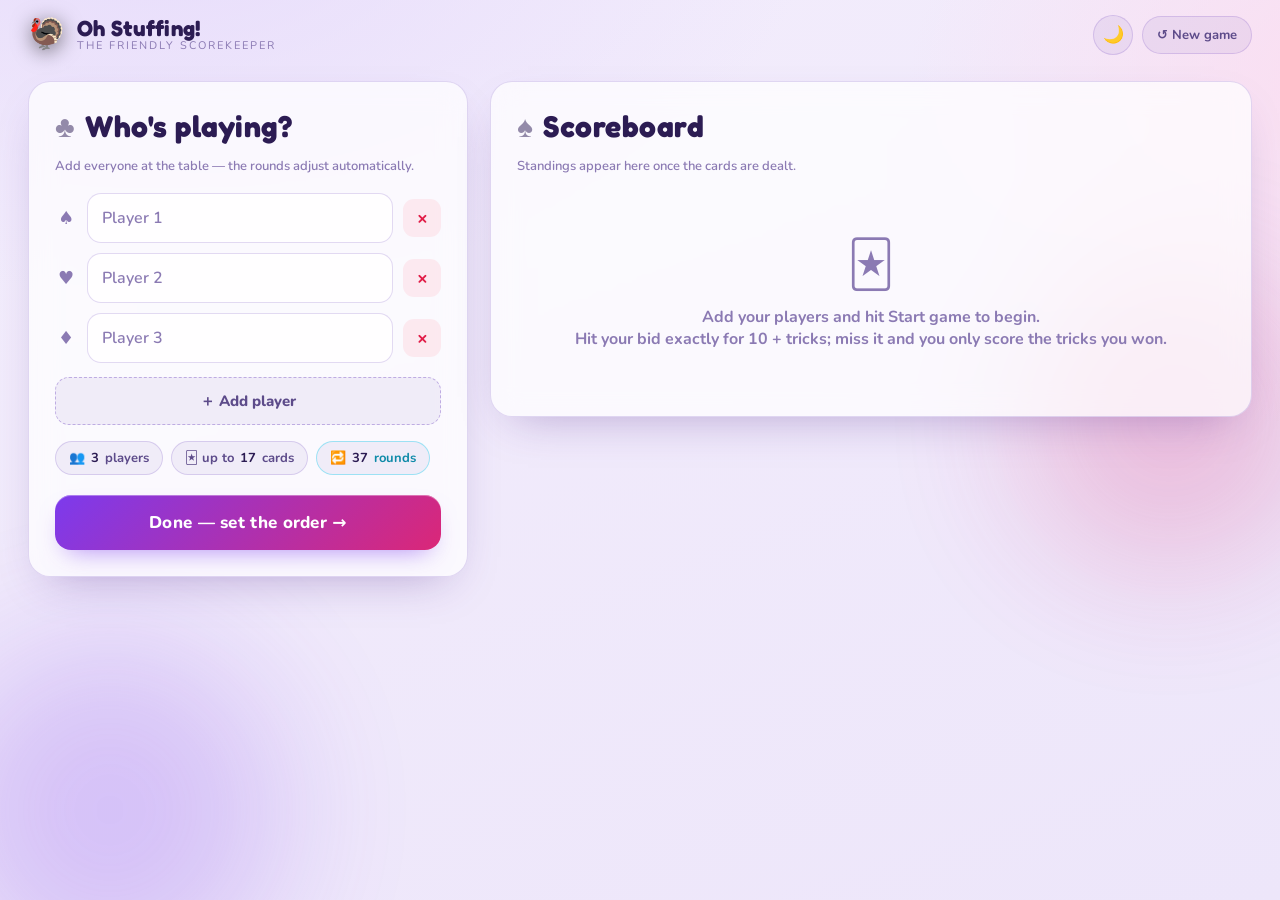
<file: index.html>
<!doctype html>
<html lang="en">
<head>
  <meta charset="utf-8" />
  <meta name="viewport" content="width=device-width, initial-scale=1, maximum-scale=1, user-scalable=no, viewport-fit=cover" />
  <meta name="theme-color" content="#1a0b2e" />
  <title>Oh Stuffing! 🦃 — Scorekeeper for Oh Hell / Oh Pshaw</title>
  <meta name="description" content="A free, playful scorekeeper for the card game Oh Stuffing (a.k.a. Oh Hell / Oh Pshaw / Nomination Whist). Auto bid-and-made scoring, live leaderboard, and round-by-round stats. No signup — runs in your browser." />
  <meta name="keywords" content="Oh Stuffing, Oh Hell, Oh Pshaw, Nomination Whist, card game scorekeeper, score tracker, trick-taking, bid game, scoreboard app" />
  <link rel="canonical" href="https://btarcau.github.io/oh-stuffing/" />
  <link rel="icon" href="favicon.svg" type="image/svg+xml" />
  <link rel="icon" type="image/png" sizes="32x32" href="favicon-32.png" />
  <link rel="apple-touch-icon" href="apple-touch-icon.png" />
  <link rel="manifest" href="site.webmanifest" />
  <meta name="apple-mobile-web-app-capable" content="yes" />
  <meta name="apple-mobile-web-app-status-bar-style" content="black-translucent" />
  <meta name="apple-mobile-web-app-title" content="Oh Stuffing" />

  <!-- Social / link previews -->
  <meta property="og:type" content="website" />
  <meta property="og:site_name" content="Oh Stuffing!" />
  <meta property="og:title" content="Oh Stuffing! — the friendly scorekeeper" />
  <meta property="og:description" content="Free score-tracking for the Oh Hell / Oh Pshaw card game. Bids, tricks, live leaderboard and stats — no signup." />
  <meta property="og:url" content="https://btarcau.github.io/oh-stuffing/" />
  <meta property="og:image" content="https://btarcau.github.io/oh-stuffing/og-image.png" />
  <meta property="og:image:width" content="1200" />
  <meta property="og:image:height" content="630" />
  <meta name="twitter:card" content="summary_large_image" />
  <meta name="twitter:title" content="Oh Stuffing! — the friendly scorekeeper" />
  <meta name="twitter:description" content="Free score-tracking for the Oh Hell / Oh Pshaw card game. No signup — runs in your browser." />
  <meta name="twitter:image" content="https://btarcau.github.io/oh-stuffing/og-image.png" />
  <link rel="preconnect" href="https://fonts.googleapis.com" />
  <link rel="preconnect" href="https://fonts.gstatic.com" crossorigin />
  <link href="https://fonts.googleapis.com/css2?family=Fredoka:wght@500;600;700&family=Nunito:wght@400;600;700;800&display=swap" rel="stylesheet" />
  <link rel="stylesheet" href="styles.css" />
</head>
<body data-tab="entry">
  <div class="bg-orbs" aria-hidden="true"></div>

  <header class="topbar">
    <div class="brand">
      <span class="brand-logo">🦃</span>
      <div class="brand-text">
        <span class="brand-name">Oh&nbsp;Stuffing!</span>
        <span class="brand-tag">the friendly scorekeeper</span>
      </div>
    </div>
    <div class="top-actions">
      <button id="btn-theme" class="icon-btn" title="Toggle light / dark" aria-label="Toggle light or dark theme">☀️</button>
      <button id="btn-newgame" class="ghost-btn" title="Hold 3 seconds to start a new game">↺ New game</button>
    </div>
  </header>

  <!-- Mobile tab switcher (hidden on wide screens) -->
  <nav class="tabbar" role="tablist">
    <button class="tab" data-tab-target="entry" role="tab">✏️ <span>Entry</span></button>
    <button class="tab" data-tab-target="board" role="tab">🏆 <span>Scoreboard</span></button>
  </nav>

  <main class="layout">
    <section id="panel-entry" class="panel panel-entry" aria-label="Entry"></section>
    <section id="panel-board" class="panel panel-board" aria-label="Scoreboard"></section>
  </main>

  <div id="toast" class="toast" role="status" aria-live="polite"></div>

  <script src="app.js"></script>
</body>
</html>
</file>
<file: styles.css>
/* ============ Oh Stuffing! — playful card-table theme ============ */
:root{
  --bg0:#160a29;
  --bg1:#241046;
  --panel:rgba(46, 27, 82, .55);
  --panel-2:rgba(60, 36, 105, .45);
  --stroke:rgba(168, 132, 255, .22);
  --stroke-strong:rgba(190, 160, 255, .40);
  --ink:#f3ecff;
  --ink-dim:#b9a9e0;
  --ink-faint:#8f7fbf;
  --violet:#8b5cf6;
  --violet-2:#a855f7;
  --pink:#ec4899;
  --cyan:#22d3ee;
  --gold:#ffd24a;
  --silver:#d7dbe6;
  --bronze:#e29a5b;
  --good:#34d399;
  --bad:#fb7185;
  --shadow:0 18px 50px -20px rgba(0,0,0,.7);
  --radius:22px;
  /* semantic surfaces (flipped in the light theme) */
  --fill:rgba(255,255,255,.07);
  --fill-hover:rgba(255,255,255,.14);
  --sunken:rgba(0,0,0,.28);
  --input-bg:rgba(0,0,0,.22);
  --zebra:rgba(255,255,255,.025);
  --table-head:#241243;
  --table-rnd:#211040;
  --toast-bg:#2b1550;
  --app-bg:
    radial-gradient(1200px 700px at 12% -10%, #3a1c6e 0%, transparent 55%),
    radial-gradient(1000px 700px at 110% 10%, #6d1f5a 0%, transparent 50%),
    linear-gradient(160deg, var(--bg1), var(--bg0));
  --orb-1:var(--violet);
  --orb-2:var(--pink);
  --orb-opacity:.35;
}

/* =================== LIGHT THEME =================== */
:root[data-theme="light"]{
  --bg0:#efe9fb;
  --bg1:#f5f0fd;
  --panel:rgba(255,255,255,.72);
  --panel-2:rgba(255,255,255,.55);
  --stroke:rgba(110,70,190,.20);
  --stroke-strong:rgba(110,70,190,.38);
  --ink:#2c1c53;
  --ink-dim:#5d4b8a;
  --ink-faint:#8b7ab3;
  --violet:#7c3aed;
  --violet-2:#9333ea;
  --pink:#db2777;
  --cyan:#0e8aa8;
  --gold:#b07a00;
  --silver:#8b93a7;
  --bronze:#b06a30;
  --good:#0a9d6b;
  --bad:#e11d48;
  --shadow:0 18px 45px -22px rgba(80,40,140,.4);
  --fill:rgba(90,55,170,.07);
  --fill-hover:rgba(90,55,170,.14);
  --sunken:rgba(90,55,170,.07);
  --input-bg:rgba(255,255,255,.8);
  --zebra:rgba(90,55,170,.04);
  --table-head:#ece3fb;
  --table-rnd:#f1eafc;
  --toast-bg:#ffffff;
  --app-bg:
    radial-gradient(1200px 700px at 12% -10%, #e7dcfb 0%, transparent 55%),
    radial-gradient(1000px 700px at 110% 10%, #fcdcef 0%, transparent 50%),
    linear-gradient(160deg, #f3edfc, #ede6fa);
  --orb-opacity:.22;
}
:root[data-theme="light"] .dealer-chip{
  background:rgba(255,196,0,.2);border-color:rgba(176,122,0,.45);color:#8a5c00
}
:root[data-theme="light"] .lb-row.r1 .rank-badge{color:#5a3d00}
:root[data-theme="light"] .primary-btn{box-shadow:0 12px 26px -12px rgba(124,58,237,.6), inset 0 1px 0 rgba(255,255,255,.35)}

*{box-sizing:border-box}
html,body{margin:0;height:100%}
/* allow normal scrolling but block pinch-zoom and double-tap-to-zoom */
html{touch-action:pan-x pan-y;-webkit-text-size-adjust:100%;text-size-adjust:100%}
body{
  font-family:"Nunito", system-ui, -apple-system, sans-serif;
  color:var(--ink);
  background:var(--app-bg);
  background-attachment:fixed;
  min-height:100dvh;
  -webkit-font-smoothing:antialiased;
  padding-top:env(safe-area-inset-top);
  padding-bottom:env(safe-area-inset-bottom);
}
.bg-orbs{position:fixed;inset:0;z-index:0;pointer-events:none;overflow:hidden}
.bg-orbs::before,.bg-orbs::after{
  content:"";position:absolute;border-radius:50%;filter:blur(70px);opacity:var(--orb-opacity)
}
.bg-orbs::before{width:340px;height:340px;left:-60px;bottom:-80px;background:var(--orb-1)}
.bg-orbs::after{width:300px;height:300px;right:-40px;top:30%;background:var(--orb-2)}

button{font-family:inherit;cursor:pointer;border:none;color:inherit}
button:disabled{cursor:not-allowed;opacity:.4}
input{font-family:inherit}
h1,h2,h3{font-family:"Fredoka", "Nunito", sans-serif;margin:0}

/* ---------------- Top bar ---------------- */
.topbar{
  position:relative;z-index:2;
  display:flex;align-items:center;justify-content:space-between;
  gap:12px;padding:14px clamp(14px,3vw,28px);
}
.brand{display:flex;align-items:center;gap:12px}
.brand-logo{
  font-size:30px;filter:drop-shadow(0 4px 10px rgba(0,0,0,.5));
  animation:bob 3.2s ease-in-out infinite;
}
@keyframes bob{50%{transform:translateY(-4px) rotate(-4deg)}}
.brand-text{display:flex;flex-direction:column;line-height:1.05}
.brand-name{font-family:"Fredoka";font-weight:700;font-size:22px;letter-spacing:.3px}
.brand-tag{font-size:11px;color:var(--ink-faint);text-transform:uppercase;letter-spacing:2px}
.top-actions{display:flex;align-items:center;gap:9px}
.ghost-btn{
  background:var(--fill);border:1px solid var(--stroke);
  color:var(--ink-dim);padding:9px 14px;border-radius:999px;font-weight:700;font-size:13px;
  transition:.15s;
}
.ghost-btn:hover{background:var(--fill-hover);color:var(--ink)}
.icon-btn{
  width:40px;height:40px;border-radius:999px;flex:none;font-size:17px;line-height:1;
  background:var(--fill);border:1px solid var(--stroke);transition:.15s;
  display:grid;place-items:center;
}
.icon-btn:hover{background:var(--fill-hover);transform:rotate(-12deg)}

/* ---------------- Tab bar (mobile) ---------------- */
.tabbar{
  position:relative;z-index:2;display:flex;gap:8px;
  padding:4px clamp(14px,3vw,28px) 0;
}
.tab{
  flex:1;display:flex;align-items:center;justify-content:center;gap:7px;
  padding:12px;border-radius:16px 16px 0 0;font-weight:800;font-size:15px;
  background:var(--fill);color:var(--ink-faint);
  border:1px solid transparent;border-bottom:none;transition:.15s;
}
.tab[aria-selected="true"]{
  background:var(--panel);color:var(--ink);
  border-color:var(--stroke);box-shadow:0 -6px 20px -12px rgba(0,0,0,.6);
}
.tab .badge{background:var(--pink);color:#fff;border-radius:999px;padding:0 7px;font-size:11px}

/* ---------------- Layout ---------------- */
.layout{
  position:relative;z-index:1;
  padding:12px clamp(14px,3vw,28px) 40px;
  display:block;
}
.panel{
  background:var(--panel);
  border:1px solid var(--stroke);
  border-radius:var(--radius);
  box-shadow:var(--shadow);
  backdrop-filter:blur(14px);-webkit-backdrop-filter:blur(14px);
  padding:clamp(16px,2.5vw,26px);
}

/* On phones: show one panel at a time via tabs */
@media (max-width:899px){
  body[data-tab="entry"] #panel-board{display:none}
  body[data-tab="board"] #panel-entry{display:none}
  .panel{border-top-left-radius:0}
}
/* On tablet/desktop: split screen, hide tabs */
@media (min-width:900px){
  .tabbar{display:none}
  .layout{display:grid;grid-template-columns:minmax(340px,440px) 1fr;gap:22px;align-items:start}
  #panel-entry{position:sticky;top:12px}
}

/* ---------------- Section headings ---------------- */
.sec-title{
  display:flex;align-items:center;gap:10px;
  font-size:clamp(20px,4.5vw,30px);font-weight:700;letter-spacing:.5px;
  margin-bottom:4px;
}
.sec-sub{color:var(--ink-faint);font-size:13px;margin-bottom:18px;font-weight:600}
.suit{opacity:.5}
.suit.red{color:var(--pink)}

/* ---------------- Setup: player inputs ---------------- */
.player-inputs{display:flex;flex-direction:column;gap:10px;margin-bottom:14px}
.pin-row{display:flex;align-items:center;gap:10px}
.pin-grip{color:var(--ink-faint);font-size:18px;width:22px;text-align:center;user-select:none}
.pin-input{
  flex:1;background:var(--input-bg);border:1px solid var(--stroke);
  color:var(--ink);padding:13px 14px;border-radius:14px;font-size:16px;font-weight:700;
  transition:.15s;
}
.pin-input::placeholder{color:var(--ink-faint);font-weight:600}
.pin-input:focus{outline:none;border-color:var(--violet-2);background:var(--input-bg);
  box-shadow:0 0 0 3px rgba(168,85,247,.18)}
.pin-x{
  width:38px;height:38px;border-radius:11px;background:rgba(251,113,133,.12);
  color:var(--bad);font-size:18px;font-weight:800;flex:none;transition:.15s
}
.pin-x:hover{background:rgba(251,113,133,.24)}

.add-btn{
  width:100%;padding:13px;border-radius:14px;font-size:15px;font-weight:800;
  background:var(--fill);border:1.5px dashed var(--stroke-strong);color:var(--ink-dim);
  transition:.15s;
}
.add-btn:hover{background:var(--fill-hover);color:var(--ink)}

/* Preview chip */
.preview{
  display:flex;flex-wrap:wrap;gap:8px;margin:16px 0 6px;
}
.chip{
  display:inline-flex;align-items:center;gap:6px;
  background:var(--fill);border:1px solid var(--stroke);
  border-radius:999px;padding:7px 13px;font-size:13px;font-weight:700;color:var(--ink-dim)
}
.chip b{color:var(--ink)}
.chip.cyan{border-color:rgba(34,211,238,.4);color:var(--cyan)}

/* ---------------- Primary button ---------------- */
.primary-btn{
  width:100%;padding:16px;border-radius:16px;font-size:17px;font-weight:800;letter-spacing:.3px;
  color:#fff;background:linear-gradient(135deg,var(--violet),var(--pink));
  box-shadow:0 12px 28px -12px var(--violet), inset 0 1px 0 rgba(255,255,255,.3);
  transition:.15s;margin-top:14px;
}
.primary-btn:hover:not(:disabled){transform:translateY(-1px);filter:brightness(1.08)}
.primary-btn:active:not(:disabled){transform:translateY(1px)}
.primary-btn.end{background:linear-gradient(135deg,#f59e0b,var(--pink))}

.btn-row{display:flex;gap:10px;margin-top:14px}
.btn-row .primary-btn{margin-top:0}
.sub-btn{
  padding:16px 16px;border-radius:16px;font-weight:800;font-size:15px;white-space:nowrap;
  background:var(--fill);border:1px solid var(--stroke);color:var(--ink-dim);transition:.15s;flex:none
}
.sub-btn:hover:not(:disabled){background:var(--fill-hover);color:var(--ink)}
.sub-btn.reset{color:var(--bad);border-color:rgba(251,113,133,.4)}
.sub-btn.reset:hover:not(:disabled){background:rgba(251,113,133,.14);color:var(--bad)}

/* press-and-hold to confirm */
.holdable{position:relative;overflow:hidden;-webkit-user-select:none;user-select:none;-webkit-touch-callout:none;touch-action:none}
.holdable .hold-label{position:relative;z-index:1}
.holdable .hold-fill{
  position:absolute;inset:0;z-index:0;border-radius:inherit;pointer-events:none;
  background:var(--hold-color,rgba(251,113,133,.42));
  transform:scaleX(0);transform-origin:left center;
}
.holdable.holding{border-color:var(--bad)}

/* ---------------- Reorder list ---------------- */
.order-list{display:flex;flex-direction:column;gap:10px;margin-bottom:6px}
.order-item{
  display:flex;align-items:center;gap:10px;
  background:var(--panel-2);border:1px solid var(--stroke);border-radius:14px;padding:12px 12px;
  transition:.15s;
}
.order-item.dragging{opacity:.5;border-style:dashed}
.order-item.dealer-first{border-color:rgba(255,210,74,.45);box-shadow:0 0 0 1px rgba(255,210,74,.2) inset}
.oi-num{width:26px;height:26px;border-radius:50%;background:var(--fill);
  display:grid;place-items:center;font-weight:800;font-size:13px;color:var(--ink-dim);flex:none}
.oi-name{flex:1;font-weight:800;font-size:16px;display:flex;align-items:center;gap:8px}
.oi-arrows{display:flex;gap:6px}
.oi-arrows button{width:34px;height:34px;border-radius:10px;background:var(--fill);
  color:var(--ink-dim);font-size:15px;font-weight:900}
.oi-arrows button:hover:not(:disabled){background:var(--fill-hover);color:var(--ink)}
.mini-note{font-size:12px;color:var(--ink-faint);font-weight:700;margin:2px 2px 12px}

/* ---------------- Play mode ---------------- */
.round-head{
  display:flex;align-items:center;justify-content:space-between;gap:10px;
  background:linear-gradient(135deg, rgba(139,92,246,.25), rgba(236,72,153,.18));
  border:1px solid var(--stroke-strong);border-radius:16px;padding:14px 16px;margin-bottom:14px;
}
.rh-left{display:flex;flex-direction:column;gap:2px}
.rh-round{font-family:"Fredoka";font-weight:700;font-size:20px}
.rh-progress{font-size:12px;color:var(--ink-dim);font-weight:700}
.rh-hand{
  text-align:center;background:var(--sunken);border:1px solid var(--stroke);
  border-radius:14px;padding:8px 14px;flex:none
}
.rh-hand .num{font-family:"Fredoka";font-size:26px;font-weight:700;line-height:1}
.rh-hand .lbl{font-size:10px;letter-spacing:1.5px;color:var(--ink-faint);text-transform:uppercase}

.dealer-chip{
  font-size:11px;font-weight:800;background:rgba(255,210,74,.16);color:var(--gold);
  border:1px solid rgba(255,210,74,.4);border-radius:999px;padding:2px 9px;letter-spacing:.5px
}

.entry-heads{
  display:grid;grid-template-columns:minmax(66px,1fr) 100px 100px;gap:7px;align-items:center;
  padding:0 6px 8px;font-size:11px;letter-spacing:1.5px;color:var(--ink-faint);
  text-transform:uppercase;font-weight:800;
}
.entry-heads span:not(:first-child){text-align:center}
.prow{
  display:grid;grid-template-columns:minmax(66px,1fr) 100px 100px;gap:7px;align-items:center;
  background:var(--panel-2);border:1px solid var(--stroke);border-radius:14px;
  padding:10px 10px;margin-bottom:9px;transition:.15s;
}
.prow.is-dealer{border-color:rgba(255,210,74,.4)}
.prow-name{display:flex;flex-direction:column;align-items:flex-start;gap:5px;min-width:0}
.name-line{display:flex;align-items:center;gap:8px;min-width:0;max-width:100%}
.name-line .nm{overflow:hidden;text-overflow:ellipsis;white-space:nowrap;font-weight:800;font-size:15px}
.prow-name .dealer-chip{margin-left:2px}
.stepper{
  display:flex;align-items:center;justify-content:space-between;
  background:var(--sunken);border:1px solid var(--stroke);border-radius:12px;padding:4px;gap:2px;
}
.stepper button{
  width:32px;height:34px;border-radius:9px;font-size:19px;font-weight:900;line-height:1;
  background:var(--fill);color:var(--ink);transition:.12s;flex:none
}
.stepper button:hover:not(:disabled){background:var(--violet);color:#fff}
.stepper .sval{flex:1;text-align:center;font-family:"Fredoka";font-weight:700;font-size:19px;min-width:18px}
.stepper.forbidden{border-color:var(--bad);box-shadow:0 0 0 2px rgba(251,113,133,.2)}
.stepper.exact{border-color:var(--good)}

/* validity meters */
.meters{display:flex;gap:8px;flex-wrap:wrap;margin:12px 2px 2px}
.meter{
  flex:1;min-width:130px;display:flex;align-items:center;gap:8px;
  background:var(--sunken);border:1px solid var(--stroke);border-radius:12px;padding:9px 12px;font-size:13px;font-weight:700
}
.meter .lbl{color:var(--ink-faint)}
.meter .v{margin-left:auto;font-family:"Fredoka";font-weight:700;font-size:16px}
.meter.ok{border-color:rgba(52,211,153,.45)}
.meter.ok .v{color:var(--good)}
.meter.bad{border-color:rgba(251,113,133,.45)}
.meter.bad .v{color:var(--bad)}
.warn-line{color:var(--bad);font-size:12.5px;font-weight:800;margin:8px 2px 0;min-height:16px}

/* ---------------- Board: leaderboard ---------------- */
.lb{
  display:grid;grid-template-columns:repeat(auto-fit,minmax(148px,1fr));
  gap:9px;margin-bottom:22px;
}
.lb-row{
  display:grid;grid-template-columns:26px minmax(0,1fr) auto;gap:7px;align-items:center;
  background:var(--panel-2);border:1px solid var(--stroke);border-radius:13px;padding:8px 9px;
  transition:.2s;
}
.lb-row .rank-badge{
  width:26px;height:26px;border-radius:8px;display:grid;place-items:center;
  font-family:"Fredoka";font-weight:700;font-size:13px;background:var(--fill);color:var(--ink-dim)
}
.lb-row.r1{border-color:rgba(255,210,74,.5);background:linear-gradient(100deg,rgba(255,210,74,.16),var(--panel-2))}
.lb-row.r1 .rank-badge{background:linear-gradient(135deg,#ffe08a,#f5a623);color:#3a2600}
.lb-row.r2 .rank-badge{background:linear-gradient(135deg,#eef1f7,#aeb6c9);color:#2a2f3a}
.lb-row.r3 .rank-badge{background:linear-gradient(135deg,#f3b985,#c8763b);color:#3a1f00}
.lb-nm{display:flex;align-items:center;gap:5px;min-width:0}
.lb-nm .suit{font-size:12px}
.lb-nm .nm{font-weight:800;font-size:14.5px;overflow:hidden;text-overflow:ellipsis;white-space:nowrap}
.lb-pts{font-family:"Fredoka";font-weight:700;font-size:18px;color:var(--cyan);text-align:right;font-variant-numeric:tabular-nums;padding-left:2px}

/* ---------------- Board: round table ---------------- */
.table-wrap{overflow-x:auto;border-radius:14px;border:1px solid var(--stroke);-webkit-overflow-scrolling:touch}
table.score{border-collapse:collapse;width:100%;font-size:13px;min-width:max-content}
table.score th,table.score td{padding:8px 10px;text-align:center;white-space:nowrap}
table.score thead th{
  position:sticky;top:0;background:var(--table-head);z-index:3;
  font-size:11px;letter-spacing:.5px;color:var(--ink-dim);font-weight:800;
  border-bottom:1px solid var(--stroke)
}
table.score thead th.player{border-left:1px solid var(--stroke);color:var(--ink)}
table.score thead tr.sub th{top:34px;font-size:10px;color:var(--ink-faint);letter-spacing:1px}
table.score td.rnd{position:sticky;left:0;background:var(--table-rnd);font-weight:800;color:var(--ink-dim);z-index:2}
table.score td.rnd .h{font-size:10px;color:var(--ink-faint);display:block;font-weight:700}
table.score .cell{border-left:1px solid var(--stroke)}
table.score .bm{color:var(--ink-faint);font-weight:700;font-variant-numeric:tabular-nums}
table.score .bm .made{color:var(--ink)}
table.score .bm .made.hit{color:var(--good)}
table.score .bm .made.miss{color:var(--bad)}
table.score .sc{font-family:"Fredoka";font-weight:700;font-size:14px;font-variant-numeric:tabular-nums}
table.score tr:nth-child(even) td:not(.rnd){background:var(--zebra)}
table.score td.rank1{background:rgba(255,210,74,.13)!important}
table.score td.rank2{background:rgba(215,219,230,.10)!important}
table.score td.rank3{background:rgba(226,154,91,.12)!important}
table.score td.now{box-shadow:inset 0 0 0 2px rgba(168,85,247,.5)}
.mv{font-size:10px;margin-left:3px}
.mv.up{color:var(--good)}.mv.down{color:var(--bad)}

/* ---------------- Stats ---------------- */
.stats-title{font-size:18px;font-weight:700;margin:24px 0 12px;display:flex;align-items:center;gap:8px}
.stat-grid{display:grid;grid-template-columns:repeat(auto-fit,minmax(140px,1fr));gap:10px;margin-bottom:18px}
.stat-card{
  background:var(--panel-2);border:1px solid var(--stroke);border-radius:14px;padding:13px 14px
}
.stat-card .k{font-size:11px;letter-spacing:1px;text-transform:uppercase;color:var(--ink-faint);font-weight:800}
.stat-card .v{font-family:"Fredoka";font-weight:700;font-size:24px;margin-top:3px}
.stat-card .v small{font-size:13px;color:var(--ink-dim);font-weight:600}
.stat-card .who{font-size:12px;color:var(--ink-dim);font-weight:700;margin-top:2px}

.pstat-table{width:100%;border-collapse:collapse;font-size:13px}
.pstat-table th,.pstat-table td{padding:9px 8px;text-align:center}
.pstat-table th{font-size:10.5px;letter-spacing:.5px;color:var(--ink-faint);text-transform:uppercase;font-weight:800;border-bottom:1px solid var(--stroke)}
.pstat-table td:first-child,.pstat-table th:first-child{text-align:left;font-weight:800}
.pstat-table tr:not(:last-child) td{border-bottom:1px solid var(--stroke)}

/* ---------------- Empty & winner states ---------------- */
.empty{
  text-align:center;color:var(--ink-faint);padding:40px 16px;font-weight:700
}
.empty .big{font-size:46px;margin-bottom:10px;display:block}
.winner{
  text-align:center;padding:22px 16px;
  background:linear-gradient(135deg,rgba(255,210,74,.16),rgba(236,72,153,.14));
  border:1px solid rgba(255,210,74,.4);border-radius:18px;margin-bottom:18px
}
.winner .cup{font-size:52px;display:block;animation:bob 2.4s ease-in-out infinite}
.winner .who{font-family:"Fredoka";font-weight:700;font-size:26px;margin:4px 0}
.winner .pts{color:var(--cyan);font-weight:800}

/* ---------------- Toast ---------------- */
.toast{
  position:fixed;left:50%;bottom:calc(20px + env(safe-area-inset-bottom));transform:translate(-50%,20px);
  background:var(--toast-bg);border:1px solid var(--stroke-strong);color:var(--ink);
  padding:12px 18px;border-radius:14px;font-weight:800;font-size:14px;box-shadow:var(--shadow);
  opacity:0;pointer-events:none;transition:.25s;z-index:50;max-width:90vw;text-align:center
}
.toast.show{opacity:1;transform:translate(-50%,0)}

.hidden{display:none!important}
</file>
